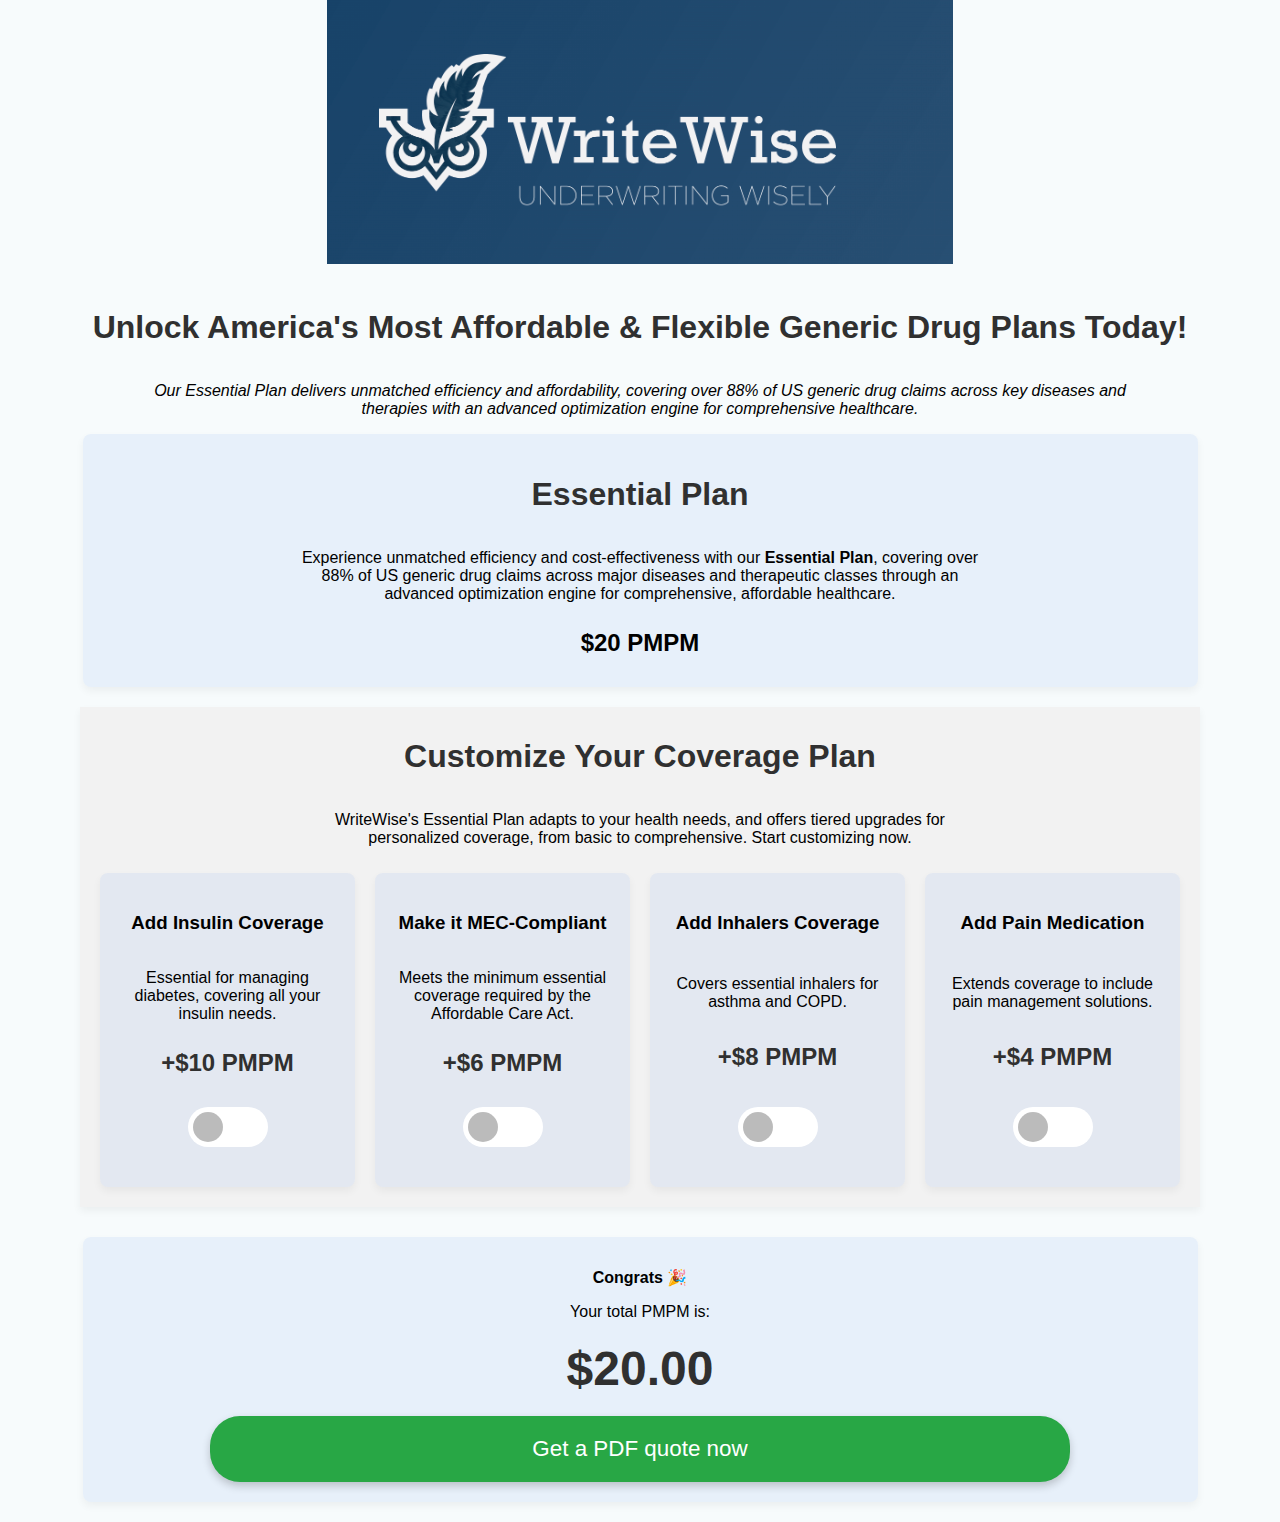
<file: web-app-example/index.html>
<!DOCTYPE html>
<html lang="en">

<head>
    <meta charset="UTF-8">
    <meta name="viewport" content="width=device-width, initial-scale=1.0">
    <title>WriteWise Insurance Dashboard</title>
    <link rel="stylesheet" href="style.css">
    <link href="https://fonts.googleapis.com/css2?family=Lato:wght@400;700&display=swap" rel="stylesheet">
</head>

<body>
    <div class="header">
        <img src="./logo.png" alt="WriteWise Logo" class="logo">
        <h1 class="main-title">Unlock America's Most Affordable & Flexible Generic Drug Plans Today!</h1>
        <p style="max-width:1000px; display: inline-block; font-style: italic;">
            Our Essential Plan delivers unmatched efficiency and affordability, covering over 88% of US generic drug
            claims across key diseases and therapies with an advanced optimization engine for comprehensive healthcare.







        </p>
    </div>

    <div class="customizePlanContainer" id="contentWrapper">
        <div>
            <div class="card total-card" id="essentialPlan">
                <h1 class="plan-title">Essential Plan</h1>
                <div style="max-width:700px; display: inline-block;">
                    <p>
                        Experience unmatched efficiency and cost-effectiveness with our <strong>Essential Plan</strong>,
                        covering over 88% of US generic drug claims across major diseases and therapeutic classes
                        through an advanced optimization engine for comprehensive, affordable healthcare.
                    </p>
                </div>
                <p class="price">$20 PMPM</p>
            </div>

            <div class="container" id="customizePlanContainer2">
                <h1 class="customize-title">Customize Your Coverage Plan</h1>
                <p style="max-width:700px; display: inline-block;">WriteWise's Essential Plan adapts to your health
                    needs, and offers tiered upgrades for personalized coverage, from basic to comprehensive. Start
                    customizing now.</p>
                <div class="options-container">
                    <div class="card option" id="insulinOption" onclick="toggleFeature('insulin')">
                        <h3>Add Insulin Coverage</h3>
                        <p>Essential for managing diabetes, covering all your insulin needs.</p>
                        <p class="additional-price">+$10 PMPM</p>
                        <div class="toggle-button" id="toggleInsulin" data-feature="insulin">
                            <div class="toggle-slider"></div>
                        </div>
                    </div>
                    <div class="card option" id="mecOption" onclick="toggleFeature('mec')">
                        <h3>Make it MEC-Compliant</h3>
                        <p>Meets the minimum essential coverage required by the Affordable Care Act.</p>
                        <p class="additional-price">+$6 PMPM</p>
                        <div class="toggle-button" id="toggleMec" data-feature="mec">
                            <div class="toggle-slider"></div>
                        </div>
                    </div>
                    <div class="card option" id="inhalersOption" onclick="toggleFeature('inhalers')">
                        <h3>Add Inhalers Coverage</h3>
                        <p>Covers essential inhalers for asthma and COPD.</p>
                        <p class="additional-price">+$8 PMPM</p>
                        <div class="toggle-button" id="toggleInhalers" data-feature="inhalers">
                            <div class="toggle-slider"></div>
                        </div>
                    </div>
                    <div class="card option" id="analgesicOption" onclick="toggleFeature('analgesic')">
                        <h3>Add Pain Medication</h3>
                        <p>Extends coverage to include pain management solutions.</p>
                        <p class="additional-price">+$4 PMPM</p>
                        <div class="toggle-button" id="toggleAnalgesic" data-feature="analgesic">
                            <div class="toggle-slider"></div>
                        </div>
                    </div>
                </div>
            </div>
        </div>
        <div class="card total-card" style="padding-top: 15px;">
            <p class="coverage-congrats"><strong>Congrats 🎉</strong></p>
            <p>Your total PMPM is:</p>
            <p class="total-price">$<span id="price">20.00 </span></p>
            <button class="insure-button">Get a PDF quote now</button>
        </div>
    </div>
    <script src="script.js"></script>
</body>

</html>
</file>
<file: web-app-example/style.css>
/* General Body Styles */
body {
    font-family: 'Gotham', sans-serif;
    margin: 0;
    padding: 0;
    background-color: rgba(173, 216, 230, 0.1);
    /* Very light and transparent blue */
    color: #000;
    text-align: center;
    max-width: 3000px;
}

.container {
    max-width: 1100px;
    background-color: #f2f2f2;
    box-shadow: 0 4px 8px rgba(0, 0, 0, 0.05);
    margin: auto;
    padding: 10px;
    margin-bottom: 30px;
}

/* Header Styles */
.header img {
    max-width: 100%;
    height: auto;
    margin-bottom: 20px;
}


.main-title,
.customize-title,
.plan-title {
    margin-bottom: 20px;
    font-weight: bold;
    color: #303030;
    /* Uniform color for titles */
}

/* Card Styles */
.card {
    background-color: rgba(100, 149, 237, 0.1);
    border-radius: 8px;
    margin-bottom: 20px;
    padding: 20px;
    width: 1075px;
    box-shadow: 0 4px 8px rgba(0, 0, 0, 0.05);
    display: inline-block;
}

/* Toggle Button Styles */
.toggle-button {
    background-color: #ffffff;
    border-radius: 20px;
    cursor: pointer;
    height: 40px;
    width: 80px;
    margin: 20px auto;
    position: relative;
    transition: background-color 0.2s;
}

.toggle-slider {
    background-color: rgba(30, 30, 30, 0.3);
    border-radius: 50%;
    position: absolute;
    top: 5px;
    bottom: 5px;
    left: 5px;
    width: 30px;
    transition: all 0.3s;
}

.toggle-active .toggle-slider {
    left: 45px;
    background-color: #4caf50;
}

/* Button Styles */
.insure-button {
    background-color: #28a745;
    color: white;
    border: none;
    padding: 20px 40px;
    font-size: 1.4em;
    border-radius: 30px;
    cursor: pointer;
    transition: all 0.3s;
    box-shadow: 0 4px 8px rgba(0, 0, 0, 0.2);
    display: inline-block;
    width: 80%;
}

.insure-button:hover {
    background-color: #218838;
    box-shadow: 0 6px 12px rgba(0, 0, 0, 0.3);
}

/* Price and Additional Price Styles */
.price,
.additional-price,
.total-price {
    font-weight: bold;
    font-size: 1.5em;
    display: block;
    margin: 10px 0;
}

.additional-price {
    color: #303030;
}

.total-price {
    font-size: 3em;
    color: #303030;
    margin: 20px 0;
}

/* Options Container */
.options-container {
    display: flex;
    justify-content: space-between;
    flex-wrap: nowrap;
}

.card.option {
    flex: 1;
    /* Allows the cards to grow and fill the container equally */
    margin: 10px;
    display: flex;
    flex-direction: column;
    justify-content: space-between;
}

@media (max-width: 1000px) {
    .options-container {
        flex-direction: column;
    }

    .card.option {
        width: 100%;
        /* Adjusts to stack vertically on smaller screens */
    }
}

.card-selected {
    background-color: #e0ffe0;
    /* Light green background for selected cards */
}


.customizePlanContainer {
    width: 100%;
}
</file>
